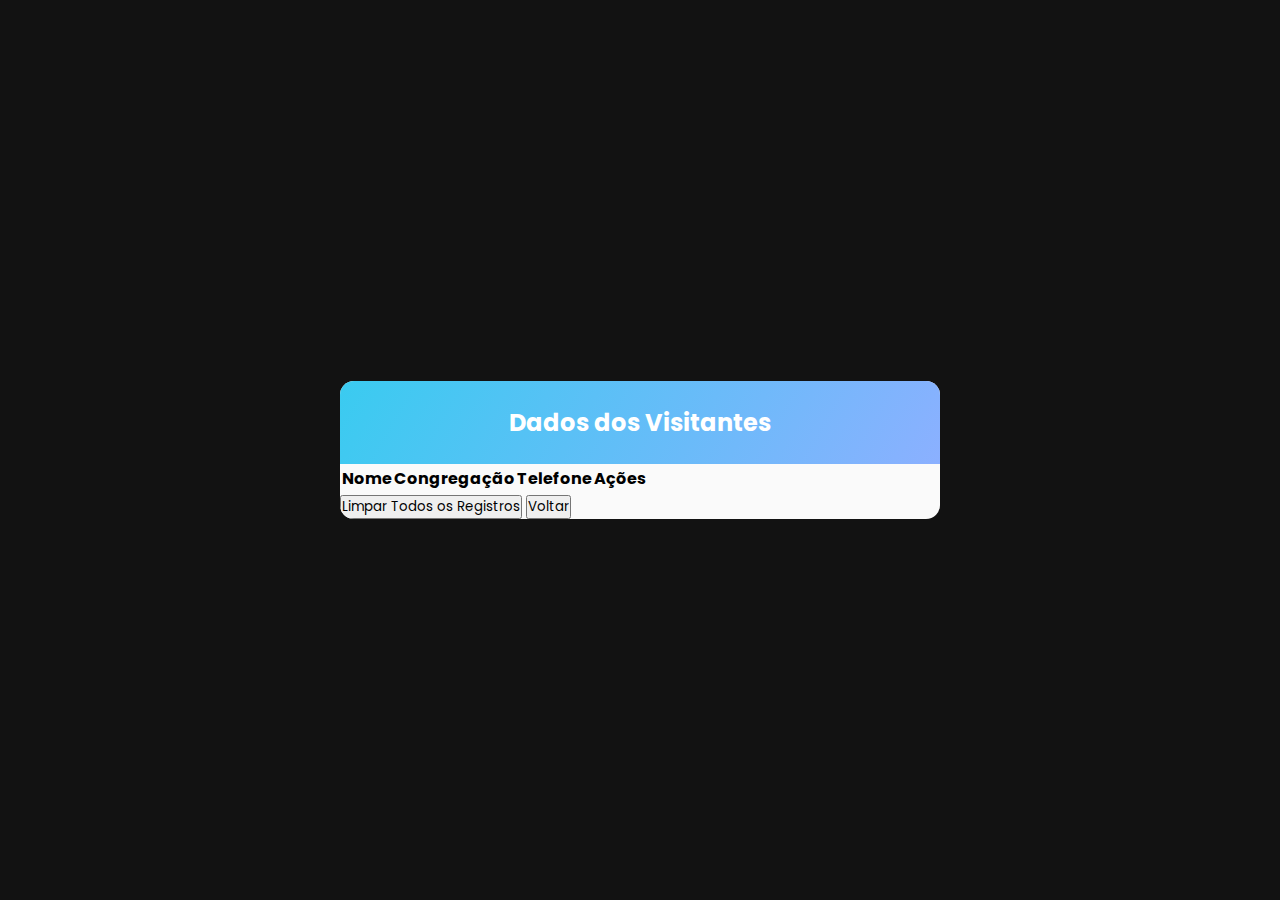
<file: bancodedados.html>
<!DOCTYPE html>
<html lang="pt-br">
<head>
  <meta charset="UTF-8">
  <meta http-equiv="X-UA-Compatible" content="IE=edge">
  <meta name="viewport" content="width=device-width, initial-scale=1.0">
  <title>Dados dos Usuários</title>
  <link href="https://fonts.googleapis.com/css2?family=Poppins:wght@400;500;700&display=swap" rel="stylesheet">
  <link rel="stylesheet" href="./style.css">
</head>
<body>
  <div class="container">
    <section class="header">
      <h2>Dados dos Visitantes</h2>
    </section>

    <table class="user-data">
      <thead>
        <tr>
          <th>Nome</th>
          <th>Congregação</th>
          <th>Telefone</th>
          <th>Ações</th>
        </tr>
      </thead>
      <tbody id="userDataBody">
        <!-- Aqui serão inseridos os dados dos usuários preenchidos no formulário -->
      </tbody>
    </table>

    <!-- Botão para limpar todos os registros -->
    <button onclick="clearAllData()" class="redirect-button">Limpar Todos os Registros</button>
    <!-- Botão para voltar à página anterior -->
    <button onclick="goBack()" class="redirect-button">Voltar</button>
  </div>
  
  <script>
    function goBack() {
      console.log("Voltando para a página anterior");
      window.history.back();
    }

    // Recuperar os dados dos usuários preenchidos no formulário da página anterior
    let userData = JSON.parse(localStorage.getItem('users')) || [];
    const userDataBody = document.getElementById('userDataBody');

    // Verificar se existem dados de usuários para exibir
    if (userData && userData.length > 0) {
      // Iterar sobre os dados dos usuários e criar as linhas da tabela
      userData.forEach((user, index) => {
        const row = document.createElement('tr');
        row.innerHTML = `
          <td>${user.name}</td>
          <td>${user.congregation}</td>
          <td>${user.phone || 'N/A'}</td>
          <td><button onclick="deleteUser(${index})">Excluir</button></td>
        `;
        userDataBody.appendChild(row);
      });
    }

    function deleteUser(index) {
      // Remover o usuário da lista de dados
      userData.splice(index, 1);
      // Atualizar o localStorage com os novos dados
      localStorage.setItem('users', JSON.stringify(userData));
      // Atualizar a tabela
      location.reload();
    }

    function clearAllData() {
      // Limpar todos os registros
      localStorage.removeItem('users');
      // Atualizar a tabela
      location.reload();
    }
  </script>
</body>
</html>
</file>
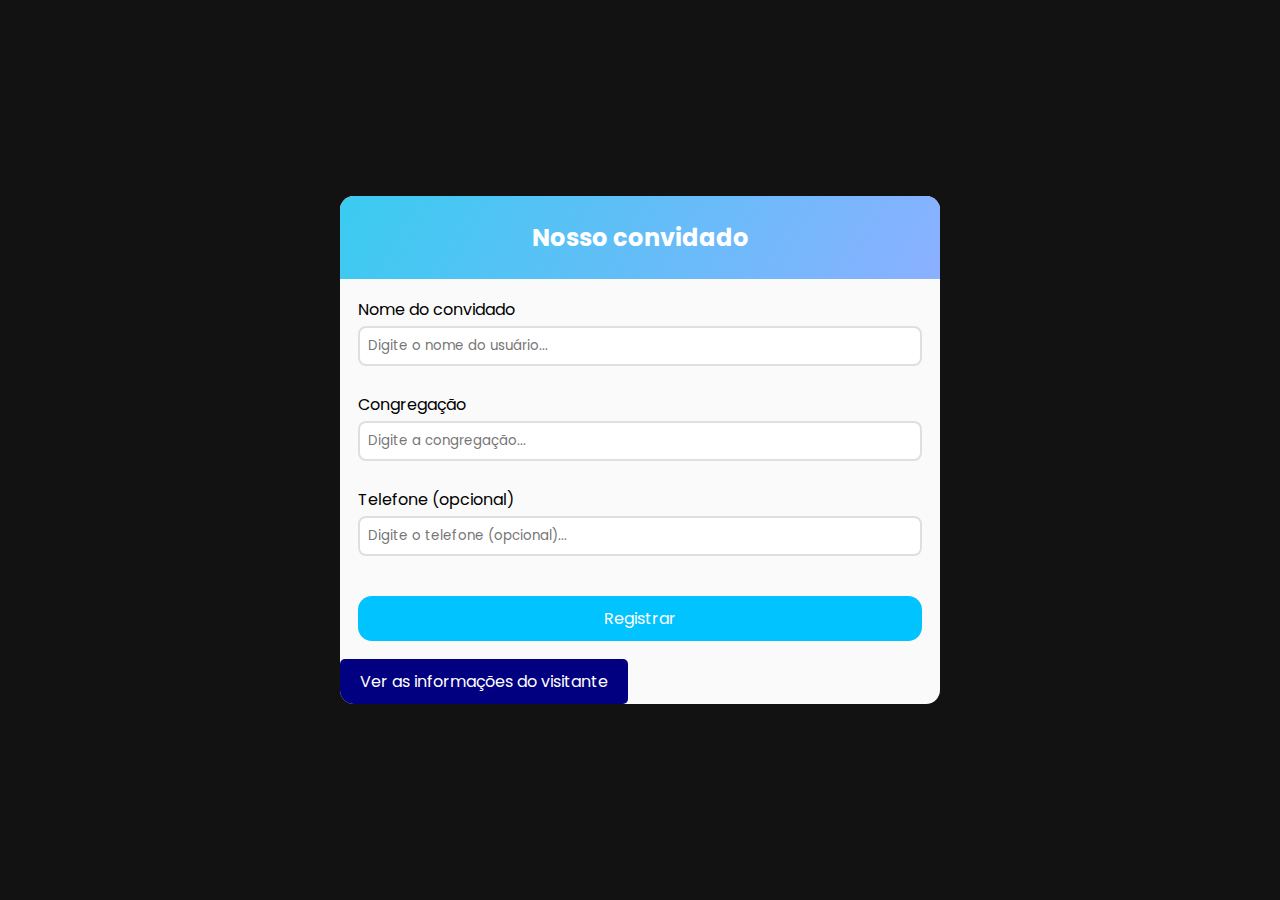
<file: formulario2.html>
<!DOCTYPE html>
<html lang="pt-br">
<head>
  <meta charset="UTF-8">
  <meta http-equiv="X-UA-Compatible" content="IE=edge">
  <meta name="viewport" content="width=device-width, initial-scale=1.0">
  <title>Novo usuário - Sujeito Programador</title>
  <link href="https://fonts.googleapis.com/css2?family=Poppins:wght@400;500;700&display=swap" rel="stylesheet">
  <link rel="stylesheet" href="./style.css">
  <style>
    .redirect-button {
      background-color: navy;
      color: white;
      border: none;
      padding: 10px 20px;
      cursor: pointer;
      border-radius: 5px;
      font-size: 16px;
    }

    .redirect-button:hover {
      background-color: darkblue;
    }
  </style>
</head>
<body>
  <div class="container">
    <section class="header">
      <h2>Nosso convidado</h2>
    </section>

    <form id="form" class="form" onsubmit="saveUserData(event)">
      <div class="form-content">
        <label for="name">Nome do convidado</label>
        <input type="text" id="name" placeholder="Digite o nome do usuário..." required>
        <a id="nameError" class="error-message"></a>
      </div>

      <div class="form-content">
        <label for="congregation">Congregação</label>
        <input type="text" id="congregation" placeholder="Digite a congregação..." required>
        <a id="congregationError" class="error-message"></a>
      </div>

      <div class="form-content">
        <label for="phone">Telefone (opcional)</label>
        <input type="tel" id="phone" placeholder="Digite o telefone (opcional)...">
        <a id="phoneError" class="error-message"></a>
      </div>

      <button type="submit">Registrar</button>
      <div id="successMessage" style="display: none; color: green;">Cadastro realizado com sucesso!</div>
    </form>

    <!-- Botão para redirecionar para outra página -->
    <button onclick="redirectToUserData()" class="redirect-button">Ver as informações do visitante</button>

  </div>
  
  <script src="./script.js" defer></script>

  <script>
    function redirectToUserData() {
      console.log("Redirecionando para dados_usuario.html");
      window.location.href = "bancodedados.html";
    }

    function saveUserData(event) {
      event.preventDefault(); // Evitar que o formulário seja enviado

      // Obter os dados do formulário
      const name = document.getElementById('name').value;
      const congregation = document.getElementById('congregation').value;
      const phone = document.getElementById('phone').value;

      // Validar os dados (pode adicionar validações aqui, se necessário)

      // Criar um objeto com os dados do usuário
      const userData = {
        name: name,
        congregation: congregation,
        phone: phone
      };

      // Armazenar os dados no localStorage
      let users = JSON.parse(localStorage.getItem('users')) || [];
      users.push(userData);
      localStorage.setItem('users', JSON.stringify(users));

      // Exibir mensagem de sucesso
      document.getElementById('successMessage').style.display = 'block';

      // Limpar os campos do formulário
      document.getElementById('form').reset();

      // Redirecionar para a página de dados dos usuários
      redirectToUserData();
    }
  </script>
</body>
</html>
</file>
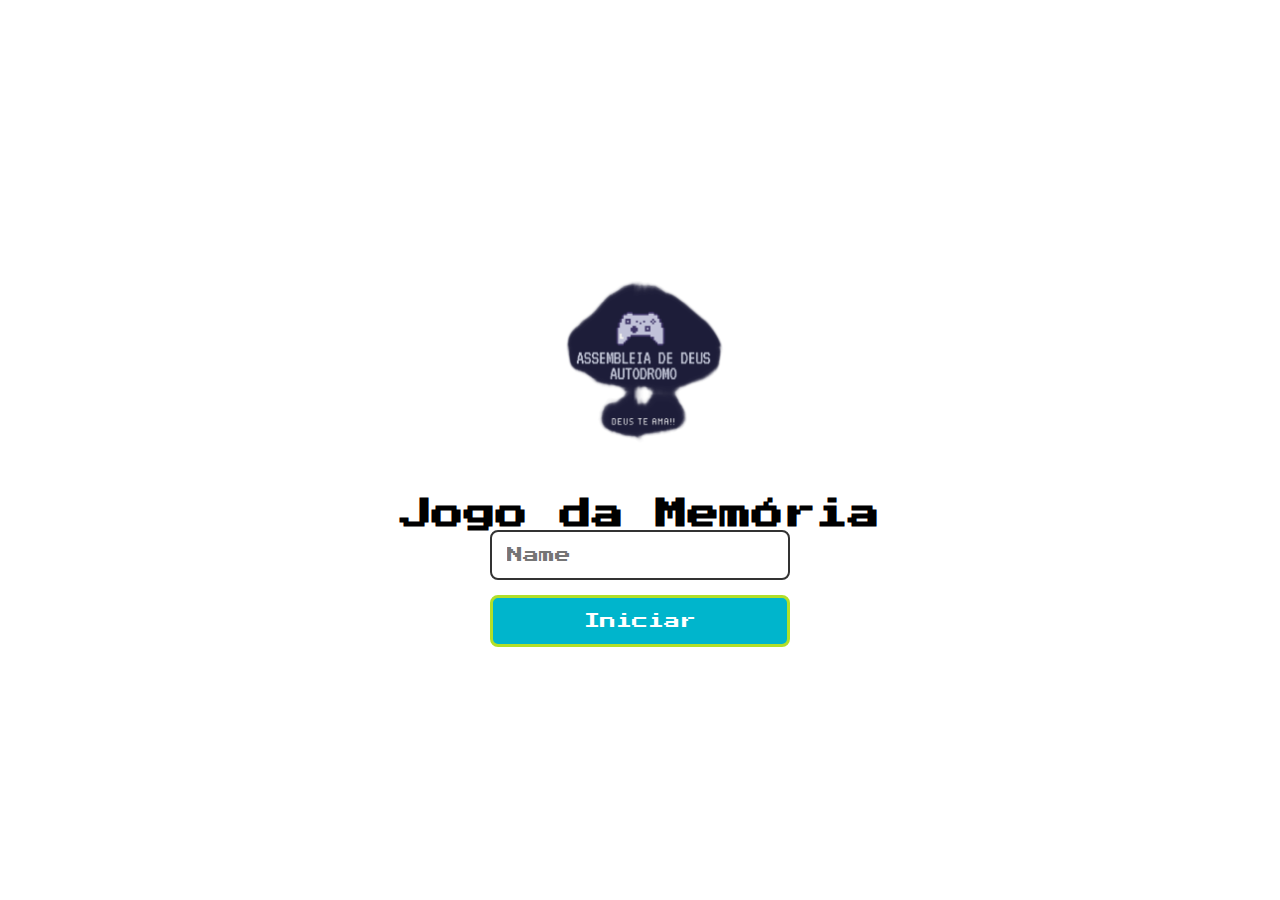
<file: index.jogo memoria.html>
<!DOCTYPE html>
<html lang="en">

<head>
  <meta charset="UTF-8">
  <meta name="viewport" content="width=device-width, initial-scale=1.0">

  <link rel="stylesheet" href="./css/reset.css">
  <link rel="stylesheet" href="./css/login.css">

  <script defer src="./js/login.js"></script>
  <!-- Usando o caminho absoluto para a imagem -->
  

  <title>Jogo da Memória | Login</title>

  <!-- CSS inline para redimensionar o ícone de atalho -->
  <style>
    /* Redimensiona o ícone de atalho para 32x32 pixels */
    link[rel="shortcut icon"] {
        width: 32px;
        height: 32px;
    }
  </style>
</head>

<body>

  <form class="login-form">

    <div class="login__header">
      <img src="./images/logo.png" alt="logo" style="width: 195px; height: auto;">
      
    </div>
      <h1>Jogo da Memória</h1>
    </div>

    <input type="text" placeholder="Name" class="login__input">
    <button type="submit" class="login__button">Iniciar</button>

  </form>

</body>

</html>
</file>
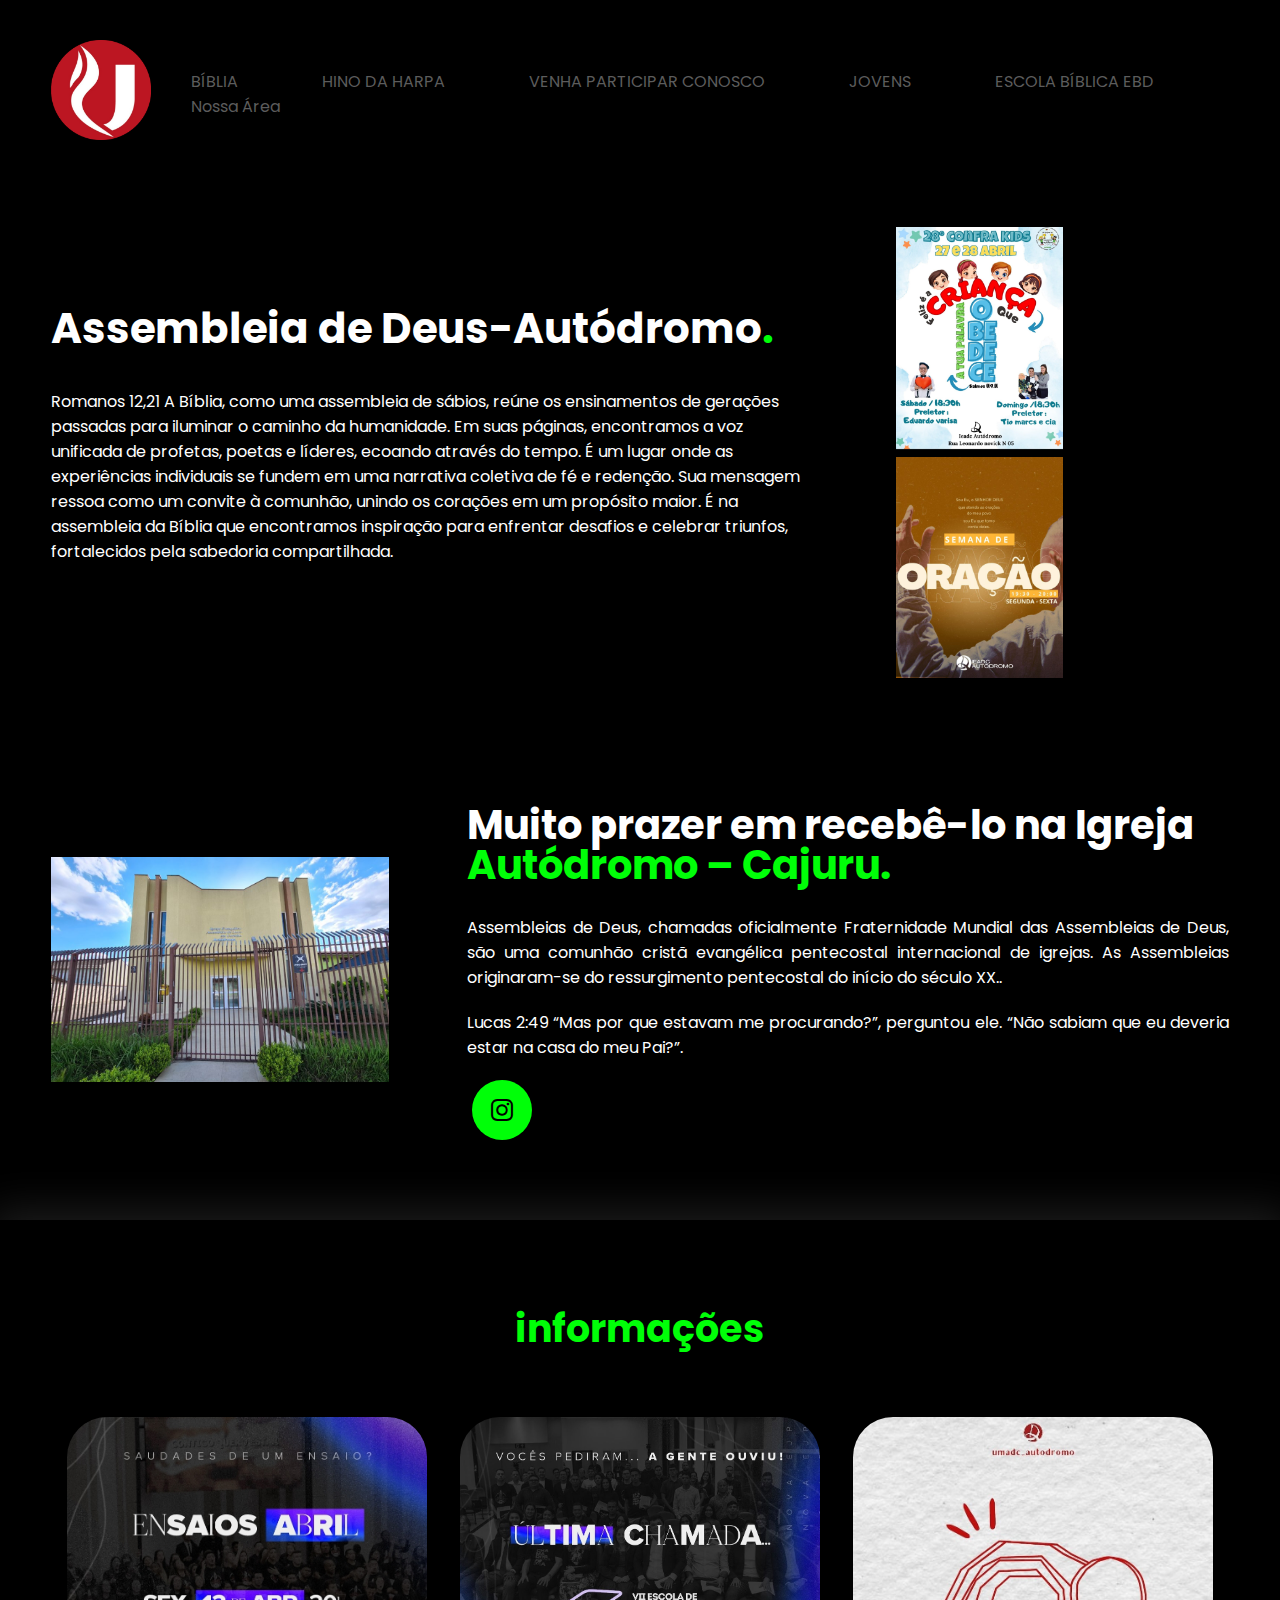
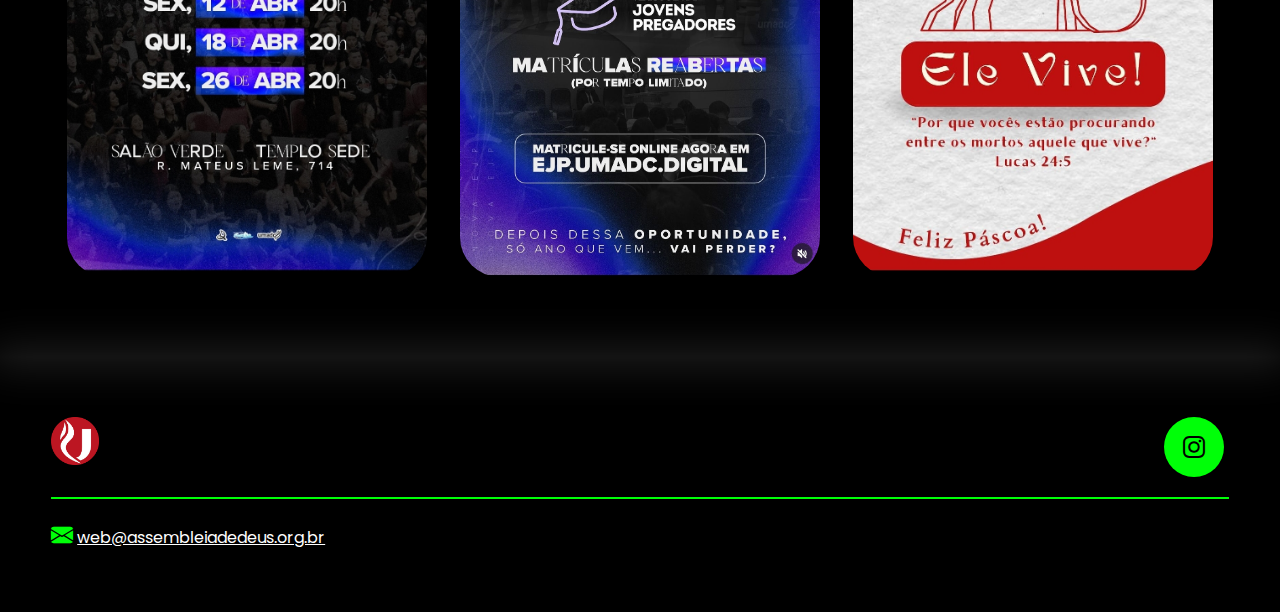
<file: indexigreja.html>
<!DOCTYPE html>
<html lang="pt-br">
<head>
    <meta charset="UTF-8">
    <meta name="viewport" content="width=device-width, initial-scale=1.0">
    <!-- GOOGLE FONTS -->
    <link rel="preconnect" href="https://fonts.googleapis.com">
    <link rel="preconnect" href="https://fonts.gstatic.com" crossorigin>
    <link href="https://fonts.googleapis.com/css2?family=Poppins:ital,wght@0,100;0,200;0,300;0,400;0,500;0,600;0,700;0,800;0,900;1,100;1,200;1,300;1,400;1,500;1,600;1,700;1,800;1,900&display=swap" rel="stylesheet">
    <!-- FIM GOOGLE FONTES -->
    <!-- BOOTSTRAP ICONS -->
    <link rel="stylesheet" href="https://cdn.jsdelivr.net/npm/bootstrap-icons@1.10.5/font/bootstrap-icons.css">
    <!-- FIM BOOTSTRAP ICONS -->
    <link rel="stylesheet" href="styleigreja.css">

    <script src="scriptsigreja.js" defer></script>
    <script src="menu.js" defer></script>

    <title>igreja vila autódromo cajuru assembleia ieadc</title>

    <!-- Estilo CSS para ajustar o tamanho da imagem -->
    <style>
        /* Coloque o CSS atualizado aqui */
        /* Estilo do portfólio */
        section.portfolio {
            padding: 80px 4%;
            box-shadow: 0 0 40px 10px #ffffff1d;
        }

        section.portfolio .flex {
            justify-content: space-around;
            margin-top: 60px;
        }

        .img-port {
            width: 360px;
            height: 460px;
            background-size: cover;
            background-position: center; /* Ajuste a posição para o centro */
            transition: 8s;
            cursor: pointer;
            border-radius: 40px;
            position: relative;
        }

        .img-port:hover {
            background-position: center;
        }

        .overlay {
            position: absolute;
            top: 0;
            left: 0;
            width: 100%;
            height: 100%;
            background-color: #000000b8;
            border-radius: 40px;
            display: flex;
            align-items: center;
            justify-content: center;
            font-size: 24px;
            font-weight: 600;
            color: #fff;
            opacity: 0;
            transition: .5s;
        }

        .overlay:hover {
            opacity: 1;
        }

        /* Estilo do formulário de contato */
        section.formulario {
            padding: 80px 4%;
        }

        form {
            max-width: 500px;
            margin: 0 auto;
            display: flex;
            justify-content: center;
            flex-direction: column;
            gap: 10px;
            margin-top: 40px;
        }

        form input,
        form textarea {
            width: 100%;
            background-color: #242424;
            border: 0;
            outline: 0;
            padding: 20px 15px;
            border-radius: 15px;
            color: #fff;
            font-size: 18px;
        }

        form textarea {
            resize: none;
            max-height: 200px;
        }

        form .btn-enviar {
            margin-top: 20px;
            text-align: center;
        }

        form .btn-enviar input {
            width: 120px;
            background-color: #00FF08;
            color: #000;
            font-weight: 700;
            cursor: pointer;
            transition: .2s;
        }

        /* Estilo do rodapé */
        footer {
            padding: 40px 4%;
            box-shadow: 0 0 40px 10px #ffffff1d;
        }

        footer .flex {
            justify-content: space-between;
        }

        footer .line-footer {
            padding: 20px 0;
        }

        .borda {
            border-top: 2px solid #00FF08;
        }

        footer .line-footer p i {
            color: #00FF08;
            font-size: 22px;
        }

        footer .line-footer p a {
            color: #fff;
        }

        /* Menu Lateral */
        .menu-lateral {
            position: fixed;
            top: 20px;
            right: 20px;
        }

        .menu-lateral i {
            color: #fff;
            font-size: 30px;
            cursor: pointer;
        }

        @media screen and (max-width: 1020px) {

            /* Classes gerais */
            .flex {
                flex-direction: column;
            }

            .topo-do-site .flex{
                flex-direction: column-reverse;
            }

            h2.titulo {
                font-size: 34px;
                line-height: 30px;
            }

            /* Cabeçalho */
            .menu-desktop,
            .btn-contato {
                display: none;
            }

            /* Topo do site */

            section.topo-do-site .flex {
                gap: 40px;
            }

            section.topo-do-site {
                padding: 20px 8%;
            }

            .topo-do-site h1 {
                font-size: 30px;
            }

            .topo-do-site .img-topo-site img {
                width: 100%;
            }

            /* Especialidades */
            section.especialidades {
                padding: 40px 8%;
            }

            /* Sobre */
            section.sobre {
                padding: 80px 8%;
            }

            .sobre .txt-sobre h2 {
                font-size: 34px;
                line-height: 35px;
                text-align: center;
            }
            
            .btn-social{
                text-align: center;
            }

            .img-sobre img{
                width: 100%;
            }

            /* Portfólio */
            section.portfolio {
                padding: 80px 8%;
            }

            .img-port {
                width: 100%;
                max-width: 360px;
                margin: 0 auto;
            }
            
            section.portfolio .flex {
               gap: 60px;
            }

            /* Rodapé */
            footer .flex {
                flex-direction: column;
                gap: 30px;
            }

            footer .line-footer {
                text-align: center;
            }
        }

        /* Remova o efeito de balanço das imagens na versão mobile */
        @media screen and (max-width: 1020px) {
            .img-topo-site img {
                animation: none; /* Remove a animação de balanço */
            }
        }
    </style>
</head>
<body>

    <header>
        <div class="interface">
            <div class="logo">
                <a href="#">
                    <img src="foto do chapeu da igreja.png" alt="assembleia">
                </a>
            </div><!--logo-->

            <nav class="menu-desktop">
                <ul>
                    <li><a href="https://assembleiadedeus.org.br/biblia-on-line/">BÍBLIA</a></li>
                    <li><a href="https://www.harpacrista.org/hino/2-saudosa-lembranca">HINO DA HARPA</a></li>
                    <li><a href="https://www.google.com.br/maps/place/R.+Leonardo+Novicki,+5+-+Cajuru,+Curitiba+-+PR,+82930-548/@-25.4532101,-49.2006965,17z/data=!3m1!4b1!4m10!1m2!2m1!1srua+leonardo+novicki+5+82.930-548+aut%C3%B3dromo+!3m6!1s0x94dceff72d6f9a7f:0xf46df1c3db683bfc!8m2!3d-25.4532101!4d-49.1981216!15sCixydWEgbGVvbmFyZG8gbm92aWNraSA1IDgyLjkzMC01NDggYXV0w7Nkcm9tb5IBEWNvbXBvdW5kX2J1aWxkaW5n4AEA!16s%2Fg%2F11cr_hnfq6?entry=ttu">VENHA PARTICIPAR CONOSCO</a></li>
                    <li><a href="areajovens.html">JOVENS</a></li>
                    <li><a href="https://www.estudantesdabiblia.com.br/cpad-sumario-jovens-2024-2t.htm">ESCOLA BÍBLICA EBD</a></li>
                    <li><a href="index.html">Nossa Área</a></li>
                </ul>
            </nav>
            <body>
                <!-- Outros elementos HTML -->
            
                
            
                <!-- Outros elementos HTML -->
            
            </body>
            
            <div class="menu-lateral">
                <i class="bi bi-list"></i>
                <div class="menu-mobile" id="menu-mobile">
                    <div class="btn-fechar">
                        <i class="bi bi-x-lg"></i>
                    </div>
                    <nav>
                        <ul>
                            <li><a href="https://assembleiadedeus.org.br/biblia-on-line/">BÍBLIA</a></li>
                            <li><a href="https://www.harpacrista.org/hino/2-saudosa-lembranca">HINO DA HARPA</a></li>
                            <li><a href="https://www.google.com.br/maps/place/R.+Leonardo+Novicki,+5+-+Cajuru,+Curitiba+-+PR,+82930-548/@-25.45321,-49.2029925,17z/data=!3m1!4b1!4m10!1m2!2m1!1srua+leonardo+novicki+5+82.930-548+aut%C3%B3dromo+!3m6!1s0x94dceff72d6f9a7f:0xf46df1c3db683bfc!8m2!3d-25.4532101!4d-49.1981216!15sCixydWEgbGVvbmFyZG8gbm92aWNraSA1IDgyLjkzMC01NDggYXV0w7Nkcm9tb5IBEWNvbXBvdW5kX2J1aWxkaW5n4AEA!16s%2Fg%2F11cr_hnfq6?entry=ttu">VENHA PARTICIPAR CONOSCO</a></li>
                            <li><a href="areajovens.html">JOVENS</a></li>
                            <li><a href="https://www.estudantesdabiblia.com.br/cpad-sumario-jovens-2024-2t.htm">ESCOLA BÍBLICA EBD</a></li>
                            <a href="index.html">Nossa Área</a>
                        </ul>   
                    </nav>
                </div>
            </div>
        </div><!--interface-->
    </header>

    <main>
        <section class="topo-do-site">
            <div class="interface">
                <div class="flex">
                    <div class="txt-topo-site">
                        <h1>Assembleia de Deus-Autódromo<span>.</span></h1>
                        <p>Romanos 12,21 A Bíblia, como uma assembleia de sábios, reúne os ensinamentos de gerações passadas para iluminar o caminho da humanidade. Em suas páginas, encontramos a voz unificada de profetas, poetas e líderes, ecoando através do tempo. É um lugar onde as experiências individuais se fundem em uma narrativa coletiva de fé e redenção. Sua mensagem ressoa como um convite à comunhão, unindo os corações em um propósito maior. É na assembleia da Bíblia que encontramos inspiração para enfrentar desafios e celebrar triunfos, fortalecidos pela sabedoria compartilhada.</p>
                        <div class="btn-contato">
                            <a href="#">
                             
                            </a>
                        </div>
                    </div><!--txt-topo-site-->

                    <div class="img-topo-site">
                        <img src="foto do cartaz- atualizado.jpg" alt="" class="active">
                        <img src="foto que gira.jpg" alt="">
                        
                    </div><!--img-topo-site-->
                </div><!--flex-->
            </div><!--interface-->
        </section><!--topo-do-site-->

        <section class="sobre">
            <div class="interface">
                <div class="flex">
                    <div class="img-igreja">
                        <img src="autodromo-foto-1-930x620.jpg" alt="">
                    </div><!--img-sobre-->

                    <div class="txt-sobre">
                        <h2>Muito prazer em recebê-lo na Igreja <span>Autódromo – Cajuru.</span></h2>
                        <p>Assembleias de Deus, chamadas oficialmente Fraternidade Mundial das Assembleias de Deus, são uma comunhão cristã evangélica pentecostal internacional de igrejas. As Assembleias originaram-se do ressurgimento pentecostal do início do século XX..</p>
                        <p>Lucas 2:49 
                            “Mas por que estavam me procurando?”, perguntou ele. “Não sabiam que eu deveria estar na casa do meu Pai?”.</p>
                        <div class="btn-social">
                            <a href="https://www.instagram.com/umadc_autodromo?igsh=MTU1b2pscnF1Zmw1bQ=="><button><i class="bi bi-instagram"></i></button></a>
                           
                        </div><!--btn-social-->
                    </div><!--txt-sobre-->
                </div><!--flex-->
            </div><!--interface-->
        </section><!--sobre-->

        <section class="portfolio">
            <div class="interface">
                <h2 class="titulo"> <span>informações</span></h2>
                <div class="flex">
                    <div class="img-port" style="background-image: url(foto\ 1.jpg);">
                        <div class="overlay"></div>
                    </div>
                    <div class="img-port" style="background-image: url(foto\ 2.jpg);">
                        <div class="overlay"></div>
                    </div>
                    <div class="img-port" style="background-image: url(foto\ 3.jpg);">
                        <div class="overlay"></div>
                    </div>
                </div><!--flex-->
            </div><!--interface-->
        </section><!--portfolio-->

        
            </div><!--interface-->
        </section><!--formulario-->

    </main>

    <footer>
        <div class="interface">
            <div class="line-footer">
                <div class="flex">
                    <div class="Logo-igreja">
                        <img src="foto do chapeu da igreja.png" alt="Assembleia" class="Logo-igreja">
                    </div><!--logo-footer-->
                    <div class="btn-social">
                        <a href="https://www.instagram.com/umadc_autodromo?igsh=MTU1b2pscnF1Zmw1bQ=="><button><i class="bi bi-instagram"></i></button></a>
                        
                    </div><!--btn-social-->
                </div>
            </div><!--line-footer-->

            <div class="line-footer borda">
                <p><i class="bi bi-envelope-fill"></i> <a href="mailto:web@assembleiadedeus.org.br">web@assembleiadedeus.org.br</a></p>
            </div><!--line-footer-->
        </div><!--interface-->
    </footer>

    <script>
        document.addEventListener("DOMContentLoaded", function() {
            let index = 0;
            const images = document.querySelectorAll('.img-topo-site img');
            const interval = 5000; // tempo em milissegundos entre as transições

            function changeImage() {
                images[index].classList.remove('active');
                index = (index + 1) % images.length;
                images[index].classList.add('active');
            }

            setInterval(changeImage, interval);
        });
    </script>

</body>
</html>
</file>
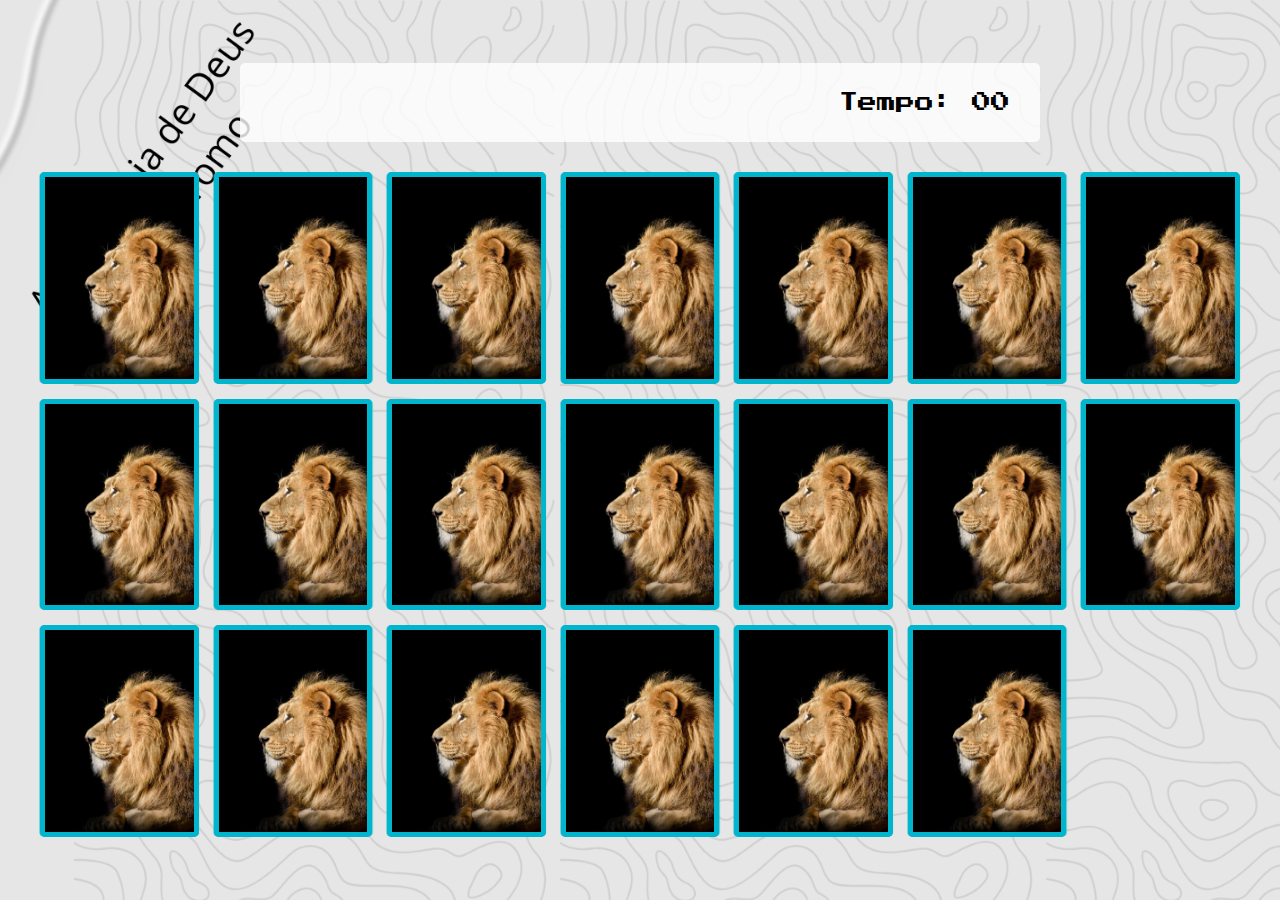
<file: pages/game.html>
<!DOCTYPE html>
<html lang="en">

<head>
  <meta charset="UTF-8">
  <meta name="viewport" content="width=device-width, initial-scale=1.0">
  <link rel="stylesheet" href="../css/reset.css">
  <link rel="stylesheet" href="../css/game.css">

  <script defer src="../js/game.js"></script>

  <title>Jogo da Memória</title>
</head>

<body>

  <main>
    <header>
      <span class="player"></span>
      <span>Tempo: <span class="timer">00</span></span>
    </header>

    <div class="grid"></div>
  </main>

</body>

</html>
</file>
<file: style.css>
*{
    box-sizing: border-box;
    margin: 0;
    padding: 0;
    font-family: "Poppins", sans-serif;
  }
  
  body{
    background: #121212;
    width: 100%;
    min-height: 100vh;
    display: flex;
    justify-content: center;
    align-items: center;
  }
  
  .container{
    background-color: #fafafa;
    border-radius: 14px;
    margin: 14px;
    max-width: 600px;
    width: 100%;
    box-sizing: 0 3px 5px rgba(0,0,0, 0.5);
    overflow: hidden;
  }
  
  .header{
    background: linear-gradient(120deg, #3acbf0 0%, #8bb0ff 100%);
    padding: 24px;
    text-align: center;
    color: #FFF;
  }
  
  .form{
    padding: 18px;
  }
  
  .form-content{
    margin-bottom: 8px;
    padding-bottom: 18px;
    position: relative;
  }
  
  .form-content label{
    display: inline-block;
    margin-bottom: 4px;
  }
  
  .form-content input{
    display: block;
    width: 100%;
    border-radius: 8px;
    padding: 8px;
    border: 2px solid #dfdfdf;
  }
  
  .form-content a{
    position: absolute;
    bottom: -8px;
    left: 0;
    visibility: hidden;
  }
  
  .form button{
    background-color: #00c3ff;
    color: #FFF;
    width: 100%;
    border-radius: 14px;
    padding: 10px;
    border: 0;
    font-size: 16px;
    cursor: pointer;
    margin-top: 14px;
  }
  
  .form-content.error input{
    border-color: #ff3b25;
  }
  
  .form-content.error a{
    color: #ff3b25;
    visibility: visible;
  }
</file>
<file: css/login.css>
.login-form {
  align-items: center;
  display: flex;
  flex-direction: column;
  height: 100vh;
  justify-content: center;
}

.login__header {
  align-items: center;
  display: flex;
  flex-direction: column;
  justify-content: center;
  margin-bottom: 50px;
}

.login__header img {
  width: 250px;
}



.login__header h1 {
  color: #333;
  font-size: 1.5em;
}

.login__input {
  border: 2px solid #333;
  border-radius: 8px;
  color: #333;
  font-size: 1em;
  margin-bottom: 15px;
  max-width: 300px;
  outline: none;
  padding: 15px;
  width: 100%;
}

.login__button {
  background-color: #00b5cc;
  border: 3px solid #b2df28;
  border-radius: 8px;
  color: #fff;
  cursor: pointer;
  font-size: 1em;
  max-width: 300px;
  padding: 15px;
  width: 100%;
}

.login__button:disabled {
  background-color: #eee;
  border: 2px solid #969595;
  color: #aaa;
  cursor: auto;
}
/* CSS para dispositivos móveis */
@media screen and (max-width: 600px) {
  h1 {
    text-align: center;
  }

  .login-form {
    display: flex;
    flex-direction: column;
    align-items: center;
    justify-content: center;
    height: 100vh;
  }

  .login__header {
    text-align: center;
    margin-bottom: 20px; /* Ajuste conforme necessário */
  }

  .login__header img {
    width: 195px; /* Ajuste conforme necessário */
    height: auto;
  }
}
</file>
<file: styleigreja.css>
/* ESTILO GERAL */
.logo img {
    max-width: 100px; /* Defina a largura máxima desejada */
    height: auto; /* Isso permite que a altura seja ajustada automaticamente para manter a proporção */
}
.img-topo-site img,
.img-port {
    max-width: 50%; /* Define a largura máxima como 100% do contêiner pai */
    height: auto; /* Isso permite que a altura seja ajustada automaticamente para manter a proporção */
}
/* Estilo para redimensionar a imagem */
img {
    max-width: 95%; /* Define a largura máxima como 100% do contêiner pai */
    height: auto; /* Isso permite que a altura seja ajustada automaticamente para manter a proporção */
}
.logo-footer-img {
    max-width: 8px; /* ou qualquer outro valor que você preferir */
    height: auto; /* Isso permite que a altura seja ajustada automaticamente para manter a proporção */
}


* {
    margin: 0;
    padding: 0;
    box-sizing: border-box;
    font-family: 'Poppins', sans-serif;
}

body {
    background-color: #000;
    height: 100vh;
}

.interface {
    max-width: 1280px;
    margin: 0 auto;
}

.flex {
    display: flex;
}

.btn-contato button {
    padding: 10px 40px;
    font-size: 18px;
    font-weight: 600;
    background-color: #00FF08;
    border: 0;
    border-radius: 30px;
    cursor: pointer;
    transition: .2s;
}

h2.titulo {
    color: #fff;
    font-size: 38px;
    text-align: center;
}

h2.titulo span {
    color: #00FF08;
}

button:hover,
form .btn-enviar input:hover {
    box-shadow: 0px 0px 8px #00ff08;
    transform: scale(1.05);
}

/* ESTILO DO CABEÇALHO */
header {
    padding: 40px 4%;
}

header>.interface {
    display: flex;
    align-items: center;
    justify-content: space-between;
}

header a {
    color: #5c5c5c;
    text-decoration: none;
    display: inline-block;
    transition: .2s;
}

header nav.menu-desktop a:hover {
    color: #fff;
    transform: scale(1.05);
}

header nav ul {
    list-style-type: none;
}

header nav.menu-desktop ul li {
    display: inline-block;
    padding: 0 40px;
}

/* ESTILO DO MENU MOBILE */

.btn-abrir-menu{
    display: none;
}

.btn-abrir-menu i{
    color: #00FF08;
    font-size: 40px;
}

.menu-mobile{
    background-color: #000;
    height: 100vh;
    position: fixed;
    top: 0;
    right: 0;
    z-index: 99999;
    width: 0%;
    overflow: hidden;
    transition: .5s;
}

.menu-mobile.abrir-menu{
    width: 70%;
}

.menu-mobile.abrir-menu ~ .overlay-menu{
    display: block;
}


.menu-mobile .btn-fechar{
    padding: 20px 5%;
}

.menu-mobile .btn-fechar i{
    color: #00FF08;
    font-size: 30px;
}

.menu-mobile nav ul{
    text-align: right;
}

.menu-mobile nav ul li a{
    color: #fff;
    font-size: 20px;
    font-weight: 300;
    padding: 20px 8%;
    display: block;
}   

.menu-mobile nav ul li a:hover{
    background-color: #00FF08;
    color: #000;
}

.overlay-menu{
    background-color: #000000df;
    width: 100%;
    height: 100%;
    position: fixed;
    top: 0;
    left: 0;
    z-index: 88888;
    display: none;
}

/* ESTILO DO TOPO DO SITE */
section.topo-do-site {
    padding: 40px 4%;
}

section.topo-do-site .flex {
    align-items: center;
    justify-content: center;
    gap: 90px;
}

.topo-do-site h1 {
    color: #fff;
    font-size: 42px;
    line-height: 40px;
}

.topo-do-site .txt-topo-site h1 span {
    color: #00FF08;
}

.topo-do-site .txt-topo-site p {
    color: #fff;
    margin: 40px 0;
}

.topo-do-site .img-topo-site img {
    position: relative;
    animation: flutuar 2s ease-in-out infinite alternate;
}


@keyframes flutuar {
    0% {
        top: 0;
    }

    100% {
        top: 30px;
    }
}

/* ESTILO DAS ESPECIALIDADES */
section.especiliadades {
    padding: 40px 4%;
}

section.especiliadades .flex {
    gap: 60px;
}

.especiliadades .especialidades-box {
    color: #fff;
    padding: 40px;
    border-radius: 20px;
    margin-top: 45px;
    transition: .2s;
}

.especiliadades .especialidades-box:hover {
    transform: scale(1.05);
    box-shadow: 0 0 20px #ffffff78;
}

.especiliadades .especialidades-box i {
    font-size: 70px;
    color: #00FF08;
}

.especiliadades .especialidades-box h3 {
    font-size: 28px;
    margin: 15px 0;
}

/* ESTILO DO SOBRE */
section.sobre {
    padding: 80px 4%;
}

section.sobre .flex {
    align-items: center;
    gap: 60px;
}

.sobre .txt-sobre {
    color: #fff;
}

.sobre .txt-sobre h2 {
    font-size: 40px;
    line-height: 40px;
    margin-bottom: 30px;
}

.sobre .txt-sobre h2 span {
    color: #00FF08;
    display: block;
}

.sobre .txt-sobre p {
    margin: 20px 0;
    text-align: justify;
}

.btn-social button {
    width: 60px;
    height: 60px;
    border-radius: 50%;
    border: none;
    background-color: #00FF08;
    font-size: 22px;
    cursor: pointer;
    margin: 0 5px;
    transition: .2s;
}

/* ESTILO DO PORTFÓLIO */
section.portfolio {
    padding: 80px 4%;
    box-shadow: 0 0 40px 10px #ffffff1d;
}

section.portfolio .flex {
    justify-content: space-around;
    margin-top: 60px;
}

.img-port {
    width: 360px;
    height: 460px;
    background-size: cover;
    background-position: 100% 0%;
    transition: 8s;
    cursor: pointer;
    border-radius: 40px;
    position: relative;
}

.img-port:hover {
    background-position: 100% 100%;
}

.overlay {
    position: absolute;
    top: 0;
    left: 0;
    width: 100%;
    height: 100%;
    background-color: #000000b8;
    border-radius: 40px;
    display: flex;
    align-items: center;
    justify-content: center;
    font-size: 24px;
    font-weight: 600;
    color: #fff;
    opacity: 0;
    transition: .5s;
}

.overlay:hover {
    opacity: 1;
}

/* ESTILO DO FORMULÁRIO DE CONTATO */
section.formulario {
    padding: 80px 4%;
}

form {
    max-width: 500px;
    margin: 0 auto;
    display: flex;
    justify-content: center;
    flex-direction: column;
    gap: 10px;
    margin-top: 40px;
}

form input,
form textarea {
    width: 100%;
    background-color: #242424;
    border: 0;
    outline: 0;
    padding: 20px 15px;
    border-radius: 15px;
    color: #fff;
    font-size: 18px;
}

form textarea {
    resize: none;
    max-height: 200px;
}

form .btn-enviar {
    margin-top: 20px;
    text-align: center;
}

form .btn-enviar input {
    width: 120px;
    background-color: #00FF08;
    color: #000;
    font-weight: 700;
    cursor: pointer;
    transition: .2s;
}

/* ESTILO DO RODAPÉ */

footer {
    padding: 40px 4%;
    box-shadow: 0 0 40px 10px #ffffff1d;
}

footer .flex {
    justify-content: space-between;
}

footer .line-footer {
    padding: 20px 0;
}

.borda {
    border-top: 2px solid #00FF08;
}

footer .line-footer p i {
    color: #00FF08;
    font-size: 22px;
}

footer .line-footer p a {
    color: #fff;
}

@media screen and (max-width: 1020px) {

    /* CLASSES GERAIS */
    .flex {
        flex-direction: column;
    }

    .topo-do-site .flex{
        flex-direction: column-reverse;
    }

    h2.titulo {
        font-size: 34px;
        line-height: 30px;
    }

    /* CABEÇALHO */
    .menu-desktop,
    .btn-contato {
        display: none;
    }

    /* TOPO DO SITE */

    section.topo-do-site .flex {
        gap: 40px;
    }

    section.topo-do-site {
        padding: 20px 8%;
    }

    .topo-do-site h1 {
        font-size: 30px;
    }

    .topo-do-site .img-topo-site img {
        width: 100%;
    }

    /* ESPECIALIDADES */
    section.especiliadades {
        padding: 40px 8%;
    }

    /* SOBRE */
    section.sobre {
        padding: 80px 8%;
    }

    .sobre .txt-sobre h2 {
        font-size: 34px;
        line-height: 35px;
        text-align: center;
    }
    
    .btn-social{
        text-align: center;
    }

    .img-sobre img{
        width: 100%;
    }

    /* PORTFÓLIO */
    section.portfolio {
        padding: 80px 8%;
    }

    .img-port {
        width: 100%;
        max-width: 360px;
        margin: 0 auto;
    }
    
    section.portfolio .flex {
       gap: 60px;
    }

    /* RODAPÉ */
    footer .flex {
        flex-direction: column;
        gap: 30px;
    }

    footer .line-footer {
        text-align: center;
    }
}
.menu-lateral {
    position: fixed;
    bottom: 20px; /* Posiciona o menu no rodapé, ajuste conforme necessário */
    right: 20px;
    z-index: 9999; /* Ajusta a ordem de empilhamento para trazer o menu para a frente */
}

/* Oculta o menu lateral em dispositivos maiores que 1020px */
@media screen and (min-width: 1020px) {
    .menu-lateral {
        display: none;
    }
}
/* Estilos para o menu lateral */
.menu-mobile {
    background-color: #ffffff; /* Cor de fundo branca */
    color: #000000; /* Cor do texto preto */
}

.menu-mobile nav ul li a {
    color: #000000; /* Cor do texto preto */
}
.Logo-igreja {
    width: 50px; /* Ajuste o tamanho conforme necessário */
    height: auto; /* Mantém a proporção da imagem */
}
</file>
<file: css/game.css>
main {
  display: flex;
  flex-direction: column;
  width: 100%;
  background-image: url('../bg.png');
  background-size: cover;
  min-height: 100vh;
  align-items: center;
  justify-content: center;
  padding: 20px;
}


header {
  display: flex;
  align-items: center;
  justify-content: space-between;
  background-color: rgba(255, 255, 255, 0.8);
  font-size: 1.2em;
  width: 100%;
  max-width: 800px;
  padding: 30px;
  margin: 0 0 30px;
  border-radius: 5px;
}

.grid {
  display: grid;
  grid-template-columns: repeat(7, 1fr);
  gap: 15px;
  width: 100%;
  max-width: 1200px;
  margin: 0 auto;
}

.card {
  aspect-ratio: 3/4;
  width: 100%;
  border-radius: 5px;
  position: relative;
  transition: all 400ms ease;
  transform-style: preserve-3d;
  background-color: #ccc;
}

.face {
  width: 100%;
  height: 100%;
  position: absolute;
  background-size: cover;
  background-position: center;
  border: 5px solid #00b5cc;
  border-radius: 5px;
  transition: all 400ms ease;
}

.front {
  transform: rotateY(180deg);
}

.back {
  background-image: url('../images/back.png');
  backface-visibility: hidden;
}

.reveal-card {
  transform: rotateY(180deg);
}

.disabled-card {
  filter: saturate(0);
  opacity: 0.5;
}

@media screen and (max-width:920px) {
  .grid {
    grid-template-columns: repeat(5, 1fr);

  }
}
/* CSS para dispositivos móveis */
@media screen and (max-width: 600px) {
  h1 {
    text-align: center;
  }
}
/* CSS para dispositivos móveis */
@media screen and (max-width: 600px) {
  h1 {
    text-align: center;
  }

  .login__header {
    text-align: center;
  }

  .login__header img {
    display: block;
    margin: 0 auto;
  }
}
/* CSS para dispositivos móveis */
@media screen and (max-width: 600px) {
  h1 {
    text-align: center;
  }

  .login-form {
    display: flex;
    flex-direction: column;
    align-items: center;
    justify-content: center;
    height: 100vh;
  }

  .login__header {
    text-align: center;
    margin-bottom: 20px; /* Ajuste conforme necessário */
  }

  .login__header img {
    width: 195px; /* Ajuste conforme necessário */
    height: auto;
  }
}
</file>
